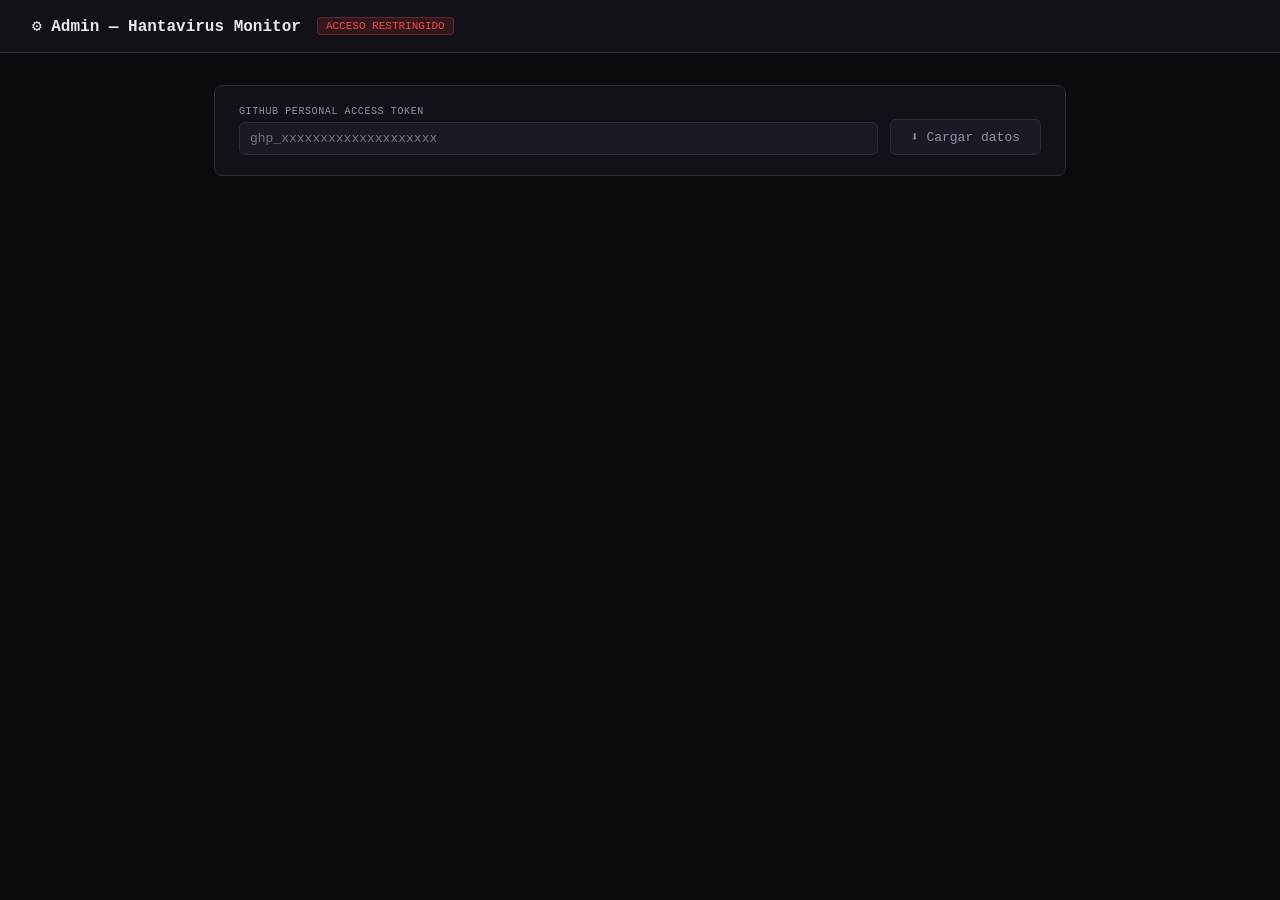
<file: admin.html>
<!DOCTYPE html>
<html lang="es">
<head>
  <meta charset="UTF-8">
  <meta name="viewport" content="width=device-width, initial-scale=1.0">
  <title>Admin — Hantavirus Monitor</title>
  <style>
    *, *::before, *::after { box-sizing: border-box; margin: 0; padding: 0; }

    :root {
      --bg:     #0a0a0f;
      --bg2:    #111118;
      --bg3:    #1a1a25;
      --border: #2a2a3a;
      --text:   #e8e8f0;
      --text2:  #9090a8;
      --text3:  #555568;
      --red:    #ff4444;
      --amber:  #ffaa00;
      --blue:   #4488ff;
      --green:  #00cc77;
    }

    body {
      background: var(--bg);
      color: var(--text);
      font-family: 'IBM Plex Mono', 'Courier New', monospace;
      font-size: 13px;
      min-height: 100vh;
    }

    header {
      background: var(--bg2);
      border-bottom: 1px solid var(--border);
      padding: 16px 32px;
      display: flex;
      align-items: center;
      gap: 16px;
    }
    header h1 { font-size: 16px; color: var(--text); }
    header span { color: var(--red); font-size: 11px; background: #ff444422; border: 1px solid #ff444444; padding: 2px 8px; border-radius: 4px; }

    .container { max-width: 900px; margin: 0 auto; padding: 32px 24px; }

    /* Token bar */
    .token-bar {
      background: var(--bg2);
      border: 1px solid var(--border);
      border-radius: 8px;
      padding: 20px 24px;
      margin-bottom: 28px;
      display: flex;
      gap: 12px;
      align-items: flex-end;
      flex-wrap: wrap;
    }
    .token-bar .field { flex: 1; min-width: 260px; }
    .token-bar label { display: block; color: var(--text2); font-size: 11px; margin-bottom: 6px; text-transform: uppercase; letter-spacing: .05em; }
    .token-bar input {
      width: 100%;
      background: var(--bg3);
      border: 1px solid var(--border);
      border-radius: 6px;
      color: var(--text);
      font-family: inherit;
      font-size: 13px;
      padding: 9px 12px;
    }
    .token-bar input:focus { outline: none; border-color: var(--blue); }

    /* Buttons */
    .btn {
      padding: 9px 20px;
      border-radius: 6px;
      border: none;
      font-family: inherit;
      font-size: 13px;
      cursor: pointer;
      transition: opacity .15s;
      white-space: nowrap;
    }
    .btn:disabled { opacity: .4; cursor: not-allowed; }
    .btn-load  { background: var(--bg3); border: 1px solid var(--border); color: var(--text2); }
    .btn-load:hover:not(:disabled)   { border-color: var(--blue); color: var(--blue); }
    .btn-pub   { background: var(--green); color: #000; font-weight: 700; }
    .btn-pub:hover:not(:disabled)    { opacity: .85; }
    .btn-add   { background: transparent; border: 1px dashed var(--border); color: var(--text3); font-size: 12px; padding: 6px 14px; }
    .btn-add:hover { border-color: var(--blue); color: var(--blue); }
    .btn-del   { background: transparent; border: none; color: var(--text3); font-size: 16px; cursor: pointer; padding: 0 4px; line-height: 1; }
    .btn-del:hover { color: var(--red); }

    /* Status bar */
    #status-bar {
      padding: 10px 16px;
      border-radius: 6px;
      font-size: 12px;
      margin-bottom: 24px;
      display: none;
    }
    #status-bar.info    { background: #4488ff22; border: 1px solid #4488ff44; color: var(--blue); display: block; }
    #status-bar.success { background: #00cc7722; border: 1px solid #00cc7744; color: var(--green); display: block; }
    #status-bar.error   { background: #ff444422; border: 1px solid #ff444444; color: var(--red); display: block; }

    /* Sections */
    .section {
      background: var(--bg2);
      border: 1px solid var(--border);
      border-radius: 8px;
      margin-bottom: 20px;
      overflow: hidden;
    }
    .section-header {
      padding: 14px 20px;
      background: var(--bg3);
      border-bottom: 1px solid var(--border);
      font-size: 11px;
      text-transform: uppercase;
      letter-spacing: .08em;
      color: var(--text2);
      display: flex;
      align-items: center;
      gap: 8px;
    }
    .section-header .dot { width: 6px; height: 6px; border-radius: 50%; background: var(--red); }
    .section-body { padding: 20px; }

    /* Field grid */
    .field-grid { display: grid; gap: 14px; }
    .field-grid.cols2 { grid-template-columns: 1fr 1fr; }
    .field-grid.cols3 { grid-template-columns: 1fr 1fr 1fr; }
    .field-grid.cols4 { grid-template-columns: repeat(4, 1fr); }
    .field-grid.cols5 { grid-template-columns: repeat(5, 1fr); }

    .field label {
      display: block;
      color: var(--text2);
      font-size: 10px;
      text-transform: uppercase;
      letter-spacing: .06em;
      margin-bottom: 5px;
    }
    .field input, .field select, .field textarea {
      width: 100%;
      background: var(--bg3);
      border: 1px solid var(--border);
      border-radius: 6px;
      color: var(--text);
      font-family: inherit;
      font-size: 13px;
      padding: 8px 10px;
    }
    .field input:focus, .field select:focus, .field textarea:focus {
      outline: none;
      border-color: var(--blue);
    }
    .field textarea { resize: vertical; min-height: 60px; }
    .field select option { background: var(--bg3); }

    /* Repeatable rows */
    .repeat-row {
      display: grid;
      gap: 10px;
      align-items: start;
      padding: 12px;
      background: var(--bg3);
      border: 1px solid var(--border);
      border-radius: 6px;
      margin-bottom: 8px;
      position: relative;
    }
    .repeat-row .del-btn {
      position: absolute;
      top: 8px;
      right: 8px;
    }
    .timeline-row { grid-template-columns: 100px 80px 1fr 28px; }
    .fact-row-grid { grid-template-columns: 1fr 1fr 90px 28px; }
    .country-row  { grid-template-columns: 70px 1fr 60px 60px 60px 80px 60px 28px; }

    .dot-sel { display: flex; gap: 6px; }
    .dot-opt {
      width: 28px; height: 28px; border-radius: 50%; border: 2px solid transparent;
      cursor: pointer; display: flex; align-items: center; justify-content: center;
      font-size: 10px; transition: border-color .1s;
    }
    .dot-opt.selected { border-color: white; }
    .dot-opt.red   { background: var(--red); }
    .dot-opt.amber { background: var(--amber); }
    .dot-opt.gray  { background: #555568; }
    .dot-opt.blue  { background: var(--blue); }

    /* Trend */
    .trend-table { width: 100%; border-collapse: collapse; }
    .trend-table th { color: var(--text2); font-size: 10px; text-transform: uppercase; padding: 6px 8px; text-align: left; border-bottom: 1px solid var(--border); }
    .trend-table td { padding: 4px 4px; }
    .trend-table td input { width: 100%; background: var(--bg3); border: 1px solid var(--border); border-radius: 4px; color: var(--text); font-family: inherit; font-size: 12px; padding: 5px 7px; }
    .trend-table td input:focus { outline: none; border-color: var(--blue); }
    .trend-table tr:hover td { background: #ffffff05; }
    .trend-row-del { background: none; border: none; color: var(--text3); cursor: pointer; padding: 0 4px; font-size: 15px; }
    .trend-row-del:hover { color: var(--red); }

    .actions-bar {
      display: flex;
      justify-content: flex-end;
      gap: 12px;
      margin-top: 28px;
      padding-top: 24px;
      border-top: 1px solid var(--border);
    }

    @media (max-width: 600px) {
      .field-grid.cols3, .field-grid.cols4, .field-grid.cols5 { grid-template-columns: 1fr 1fr; }
      .country-row { grid-template-columns: 1fr 1fr 1fr 28px; }
    }
  </style>
</head>
<body>

<header>
  <h1>⚙ Admin — Hantavirus Monitor</h1>
  <span>ACCESO RESTRINGIDO</span>
</header>

<div class="container">

  <!-- Token + load -->
  <div class="token-bar">
    <div class="field">
      <label>GitHub Personal Access Token</label>
      <input type="password" id="gh-token" placeholder="ghp_xxxxxxxxxxxxxxxxxxxx" autocomplete="off">
    </div>
    <button class="btn btn-load" id="btn-load" onclick="loadFromGitHub()">⬇ Cargar datos</button>
  </div>

  <div id="status-bar"></div>

  <!-- FORM (hidden until data is loaded) -->
  <div id="form-body" style="display:none">

    <!-- Meta -->
    <div class="section">
      <div class="section-header"><div class="dot"></div> Banner de alerta</div>
      <div class="section-body">
        <div class="field-grid cols3">
          <div class="field">
            <label>Nivel de riesgo</label>
            <select id="meta-alertLevel">
              <option>BAJO</option>
              <option>MODERADO</option>
              <option>ALTO</option>
              <option>MUY ALTO</option>
              <option>CRÍTICO</option>
            </select>
          </div>
          <div class="field">
            <label>Color del banner</label>
            <select id="meta-alertColor">
              <option value="green">Verde</option>
              <option value="amber">Ámbar</option>
              <option value="red">Rojo</option>
            </select>
          </div>
          <div class="field">
            <label>Última actualización (ISO)</label>
            <input type="text" id="meta-lastUpdate" placeholder="2026-05-07T10:00:00Z">
          </div>
        </div>
        <div class="field" style="margin-top:14px">
          <label>Texto del banner</label>
          <textarea id="meta-alertText" rows="2"></textarea>
        </div>
      </div>
    </div>

    <!-- Totals -->
    <div class="section">
      <div class="section-header"><div class="dot"></div> Cifras globales</div>
      <div class="section-body">
        <div class="field-grid cols5">
          <div class="field"><label>Muertos</label><input type="number" id="tot-deaths" min="0"></div>
          <div class="field"><label>Confirmados</label><input type="number" id="tot-confirmed" min="0"></div>
          <div class="field"><label>Sospechosos</label><input type="number" id="tot-suspected" min="0"></div>
          <div class="field"><label>Cuarentena</label><input type="number" id="tot-quarantine" min="0"></div>
          <div class="field"><label>Países</label><input type="number" id="tot-countries" min="0"></div>
        </div>
      </div>
    </div>

    <!-- Countries -->
    <div class="section">
      <div class="section-header"><div class="dot"></div> Países / Entidades</div>
      <div class="section-body">
        <div id="countries-list"></div>
        <button class="btn btn-add" onclick="addCountry()">+ Añadir país</button>
      </div>
    </div>

    <!-- Timeline -->
    <div class="section">
      <div class="section-header"><div class="dot"></div> Línea de tiempo</div>
      <div class="section-body">
        <div id="timeline-list"></div>
        <button class="btn btn-add" onclick="addTimelineItem()">+ Añadir evento</button>
      </div>
    </div>

    <!-- Facts -->
    <div class="section">
      <div class="section-header"><div class="dot"></div> Datos clave (panel lateral)</div>
      <div class="section-body">
        <div id="facts-list"></div>
        <button class="btn btn-add" onclick="addFact()">+ Añadir fila</button>
      </div>
    </div>

    <!-- Trend -->
    <div class="section">
      <div class="section-header"><div class="dot"></div> Datos de la gráfica (tendencia)</div>
      <div class="section-body">
        <table class="trend-table">
          <thead>
            <tr>
              <th>Fecha / etiqueta</th>
              <th>Confirmados</th>
              <th>Muertos</th>
              <th></th>
            </tr>
          </thead>
          <tbody id="trend-body"></tbody>
        </table>
        <button class="btn btn-add" style="margin-top:10px" onclick="addTrendRow()">+ Añadir punto</button>
      </div>
    </div>

    <div class="actions-bar">
      <button class="btn btn-load" onclick="loadFromGitHub()">↺ Recargar</button>
      <button class="btn btn-pub" id="btn-pub" onclick="publishToGitHub()">▲ Publicar en GitHub</button>
    </div>

  </div><!-- /form-body -->
</div><!-- /container -->

<script>
const OWNER = 'Hugopvigo';
const REPO  = 'dashboard_virus';
const FILE  = 'data.json';
const BRANCH = 'main';

let currentSha = null;

// ── Helpers ────────────────────────────────────────────────────────────────

function getToken() { return document.getElementById('gh-token').value.trim(); }

function setStatus(msg, type) {
  const el = document.getElementById('status-bar');
  el.className = type;
  el.textContent = msg;
}

function apiHeaders() {
  return {
    'Authorization': 'token ' + getToken(),
    'Accept': 'application/vnd.github.v3+json',
    'Content-Type': 'application/json'
  };
}

// ── Load ───────────────────────────────────────────────────────────────────

async function loadFromGitHub() {
  const token = getToken();
  if (!token) { setStatus('Introduce tu GitHub Personal Access Token.', 'error'); return; }

  const btn = document.getElementById('btn-load');
  btn.disabled = true;
  btn.textContent = '⬇ Cargando…';
  setStatus('Conectando con GitHub…', 'info');

  try {
    const url = `https://api.github.com/repos/${OWNER}/${REPO}/contents/${FILE}?ref=${BRANCH}&_=${Date.now()}`;
    const res = await fetch(url, { headers: apiHeaders() });
    if (!res.ok) {
      const err = await res.json();
      throw new Error(err.message || 'HTTP ' + res.status);
    }
    const json = await res.json();
    currentSha = json.sha;
    const data = JSON.parse(atob(json.content.replace(/\n/g, '')));

    // Save token for convenience
    try { localStorage.setItem('admin_token', token); } catch(_) {}

    populateForm(data);
    document.getElementById('form-body').style.display = 'block';
    setStatus('✓ Datos cargados. Última actualización: ' + (data.meta?.lastUpdate || '—'), 'success');
  } catch(e) {
    setStatus('Error al cargar: ' + e.message, 'error');
  } finally {
    btn.disabled = false;
    btn.textContent = '⬇ Cargar datos';
  }
}

// ── Populate ───────────────────────────────────────────────────────────────

function populateForm(data) {
  const m = data.meta || {};
  setVal('meta-alertLevel', m.alertLevel);
  setVal('meta-alertColor', m.alertColor);
  setVal('meta-alertText',  m.alertText);
  setVal('meta-lastUpdate', m.lastUpdate);

  const t = data.totals || {};
  setVal('tot-deaths',     t.deaths);
  setVal('tot-confirmed',  t.confirmed);
  setVal('tot-suspected',  t.suspected);
  setVal('tot-quarantine', t.quarantine);
  setVal('tot-countries',  t.countries);

  // Countries
  const cl = document.getElementById('countries-list');
  cl.innerHTML = '';
  (data.countries || []).forEach(c => addCountry(c));

  // Timeline
  const tl = document.getElementById('timeline-list');
  tl.innerHTML = '';
  (data.timeline || []).forEach(item => addTimelineItem(item));

  // Facts
  const fl = document.getElementById('facts-list');
  fl.innerHTML = '';
  (data.facts || []).forEach(f => addFact(f));

  // Trend
  const tb = document.getElementById('trend-body');
  tb.innerHTML = '';
  const labels    = data.trend?.labels    || [];
  const confirmed = data.trend?.confirmed || [];
  const deaths    = data.trend?.deaths    || [];
  labels.forEach((lbl, i) => addTrendRow({ label: lbl, confirmed: confirmed[i] ?? 0, deaths: deaths[i] ?? 0 }));
}

function setVal(id, val) {
  const el = document.getElementById(id);
  if (!el) return;
  el.value = val ?? '';
}

// ── Countries ──────────────────────────────────────────────────────────────

function addCountry(c = {}) {
  const row = document.createElement('div');
  row.className = 'repeat-row country-row';
  row.innerHTML = `
    <div class="field"><label>Emoji flag</label><input type="text" class="c-flag" value="${esc(c.flag||'')}"></div>
    <div class="field"><label>Nombre</label><input type="text" class="c-name" value="${esc(c.name||'')}"></div>
    <div class="field"><label>Muertos</label><input type="number" class="c-deaths" value="${c.deaths??0}" min="0"></div>
    <div class="field"><label>Confirm.</label><input type="number" class="c-confirmed" value="${c.confirmed??0}" min="0"></div>
    <div class="field"><label>Sospech.</label><input type="number" class="c-suspected" value="${c.suspected??0}" min="0"></div>
    <div class="field"><label>Estado</label>
      <select class="c-status">
        <option value="high" ${c.status==='high'?'selected':''}>Alto</option>
        <option value="med"  ${c.status==='med' ?'selected':''}>Medio</option>
        <option value="low"  ${c.status==='low' ?'selected':''}>Bajo</option>
        <option value="none" ${c.status==='none'?'selected':''}>Sin casos</option>
      </select>
    </div>
    <div class="field"><label>Texto estado</label><input type="text" class="c-statusText" value="${esc(c.statusText||'')}"></div>
    <button class="btn-del del-btn" onclick="this.closest('.repeat-row').remove()" title="Eliminar">×</button>
    <input type="hidden" class="c-lat" value="${c.lat??0}">
    <input type="hidden" class="c-lng" value="${c.lng??0}">
    <div class="field" style="grid-column:1/-1"><label>Notas</label><input type="text" class="c-notes" value="${esc(c.notes||'')}"></div>
  `;
  document.getElementById('countries-list').appendChild(row);
}

// ── Timeline ───────────────────────────────────────────────────────────────

function addTimelineItem(item = {}) {
  const row = document.createElement('div');
  row.className = 'repeat-row timeline-row';
  const dots = ['gray','amber','red','blue'];
  const dotBtns = dots.map(d =>
    `<div class="dot-opt ${d} ${item.dot===d?'selected':''}" data-dot="${d}" onclick="selectDot(this)"></div>`
  ).join('');
  row.innerHTML = `
    <div class="field"><label>Fecha</label><input type="text" class="tl-date" value="${esc(item.date||'')}"></div>
    <div class="field"><label>Color</label><div class="dot-sel">${dotBtns}</div></div>
    <div class="field"><label>Texto (HTML permitido)</label><input type="text" class="tl-text" value="${esc(item.text||'')}"></div>
    <button class="btn-del" onclick="this.closest('.repeat-row').remove()" title="Eliminar">×</button>
  `;
  document.getElementById('timeline-list').appendChild(row);
}

function selectDot(el) {
  el.closest('.dot-sel').querySelectorAll('.dot-opt').forEach(d => d.classList.remove('selected'));
  el.classList.add('selected');
}

// ── Facts ──────────────────────────────────────────────────────────────────

function addFact(f = {}) {
  const row = document.createElement('div');
  row.className = 'repeat-row fact-row-grid';
  row.innerHTML = `
    <div class="field"><label>Etiqueta</label><input type="text" class="f-label" value="${esc(f.label||'')}"></div>
    <div class="field"><label>Valor</label><input type="text" class="f-value" value="${esc(f.value||'')}"></div>
    <div class="field"><label>Color</label>
      <select class="f-color">
        <option value="">—</option>
        <option value="amber" ${f.color==='amber'?'selected':''}>Ámbar</option>
        <option value="red"   ${f.color==='red'  ?'selected':''}>Rojo</option>
        <option value="blue"  ${f.color==='blue' ?'selected':''}>Azul</option>
        <option value="green" ${f.color==='green'?'selected':''}>Verde</option>
      </select>
    </div>
    <button class="btn-del" onclick="this.closest('.repeat-row').remove()" title="Eliminar">×</button>
  `;
  document.getElementById('facts-list').appendChild(row);
}

// ── Trend ──────────────────────────────────────────────────────────────────

function addTrendRow(d = {}) {
  const tr = document.createElement('tr');
  tr.innerHTML = `
    <td><input type="text"   class="tr-label" value="${esc(d.label||'')}"></td>
    <td><input type="number" class="tr-confirmed" value="${d.confirmed??0}" min="0"></td>
    <td><input type="number" class="tr-deaths"    value="${d.deaths??0}"    min="0"></td>
    <td><button class="trend-row-del" onclick="this.closest('tr').remove()">×</button></td>
  `;
  document.getElementById('trend-body').appendChild(tr);
}

// ── Build JSON ─────────────────────────────────────────────────────────────

function buildData() {
  // Meta
  const meta = {
    lastUpdate: document.getElementById('meta-lastUpdate').value || new Date().toISOString(),
    alertLevel: document.getElementById('meta-alertLevel').value,
    alertColor: document.getElementById('meta-alertColor').value,
    alertText:  document.getElementById('meta-alertText').value,
  };

  // Totals
  const totals = {
    deaths:     parseInt(document.getElementById('tot-deaths').value)     || 0,
    confirmed:  parseInt(document.getElementById('tot-confirmed').value)  || 0,
    suspected:  parseInt(document.getElementById('tot-suspected').value)  || 0,
    quarantine: parseInt(document.getElementById('tot-quarantine').value) || 0,
    countries:  parseInt(document.getElementById('tot-countries').value)  || 0,
  };

  // Countries
  const countries = [...document.querySelectorAll('#countries-list .repeat-row')].map(row => ({
    name:       row.querySelector('.c-name').value,
    flag:       row.querySelector('.c-flag').value,
    lat:        parseFloat(row.querySelector('.c-lat').value) || 0,
    lng:        parseFloat(row.querySelector('.c-lng').value) || 0,
    deaths:     parseInt(row.querySelector('.c-deaths').value)    || 0,
    confirmed:  parseInt(row.querySelector('.c-confirmed').value) || 0,
    suspected:  parseInt(row.querySelector('.c-suspected').value) || 0,
    status:     row.querySelector('.c-status').value,
    statusText: row.querySelector('.c-statusText').value,
    notes:      row.querySelector('.c-notes').value,
  }));

  // Timeline
  const timeline = [...document.querySelectorAll('#timeline-list .repeat-row')].map(row => ({
    date: row.querySelector('.tl-date').value,
    dot:  row.querySelector('.dot-opt.selected')?.dataset.dot || 'gray',
    text: row.querySelector('.tl-text').value,
  }));

  // Facts
  const facts = [...document.querySelectorAll('#facts-list .repeat-row')].map(row => ({
    label: row.querySelector('.f-label').value,
    value: row.querySelector('.f-value').value,
    color: row.querySelector('.f-color').value || null,
  }));

  // Trend
  const trendRows = [...document.querySelectorAll('#trend-body tr')];
  const trend = {
    labels:    trendRows.map(r => r.querySelector('.tr-label').value),
    confirmed: trendRows.map(r => parseInt(r.querySelector('.tr-confirmed').value) || 0),
    deaths:    trendRows.map(r => parseInt(r.querySelector('.tr-deaths').value)    || 0),
  };

  // Keep existing newsSources and shipRoute from last loaded data (not editable here)
  return { meta, totals, facts, countries, trend, timeline };
}

// ── Publish ────────────────────────────────────────────────────────────────

async function publishToGitHub() {
  if (!currentSha) { setStatus('Primero carga los datos con el botón Cargar.', 'error'); return; }

  const token = getToken();
  if (!token) { setStatus('Introduce tu GitHub Personal Access Token.', 'error'); return; }

  // Update timestamp to now
  document.getElementById('meta-lastUpdate').value = new Date().toISOString();

  const btn = document.getElementById('btn-pub');
  btn.disabled = true;
  btn.textContent = '▲ Publicando…';
  setStatus('Enviando cambios a GitHub…', 'info');

  try {
    // We need to preserve newsSources and shipRoute from a fresh fetch
    const freshUrl = `https://api.github.com/repos/${OWNER}/${REPO}/contents/${FILE}?ref=${BRANCH}&_=${Date.now()}`;
    const freshRes = await fetch(freshUrl, { headers: apiHeaders() });
    const freshJson = await freshRes.json();
    const existing = JSON.parse(atob(freshJson.content.replace(/\n/g, '')));
    currentSha = freshJson.sha;

    const newData = {
      ...buildData(),
      newsSources: existing.newsSources || [],
      shipRoute:   existing.shipRoute   || [],
    };

    const content = btoa(unescape(encodeURIComponent(JSON.stringify(newData, null, 2))));

    const putRes = await fetch(`https://api.github.com/repos/${OWNER}/${REPO}/contents/${FILE}`, {
      method: 'PUT',
      headers: apiHeaders(),
      body: JSON.stringify({
        message: `Dashboard update ${new Date().toISOString().slice(0,16).replace('T',' ')}`,
        content,
        sha: currentSha,
        branch: BRANCH,
      })
    });

    if (!putRes.ok) {
      const err = await putRes.json();
      throw new Error(err.message || 'HTTP ' + putRes.status);
    }

    const result = await putRes.json();
    currentSha = result.content.sha;
    setStatus('✓ Publicado correctamente. GitHub Pages actualizará en ~1 minuto.', 'success');
  } catch(e) {
    setStatus('Error al publicar: ' + e.message, 'error');
  } finally {
    btn.disabled = false;
    btn.textContent = '▲ Publicar en GitHub';
  }
}

// ── Utils ──────────────────────────────────────────────────────────────────

function esc(str) {
  return String(str)
    .replace(/&/g,'&amp;')
    .replace(/"/g,'&quot;')
    .replace(/</g,'&lt;')
    .replace(/>/g,'&gt;');
}

// Restore token from localStorage
window.addEventListener('DOMContentLoaded', () => {
  try {
    const saved = localStorage.getItem('admin_token');
    if (saved) document.getElementById('gh-token').value = saved;
  } catch(_) {}
});
</script>
</body>
</html>
</file>
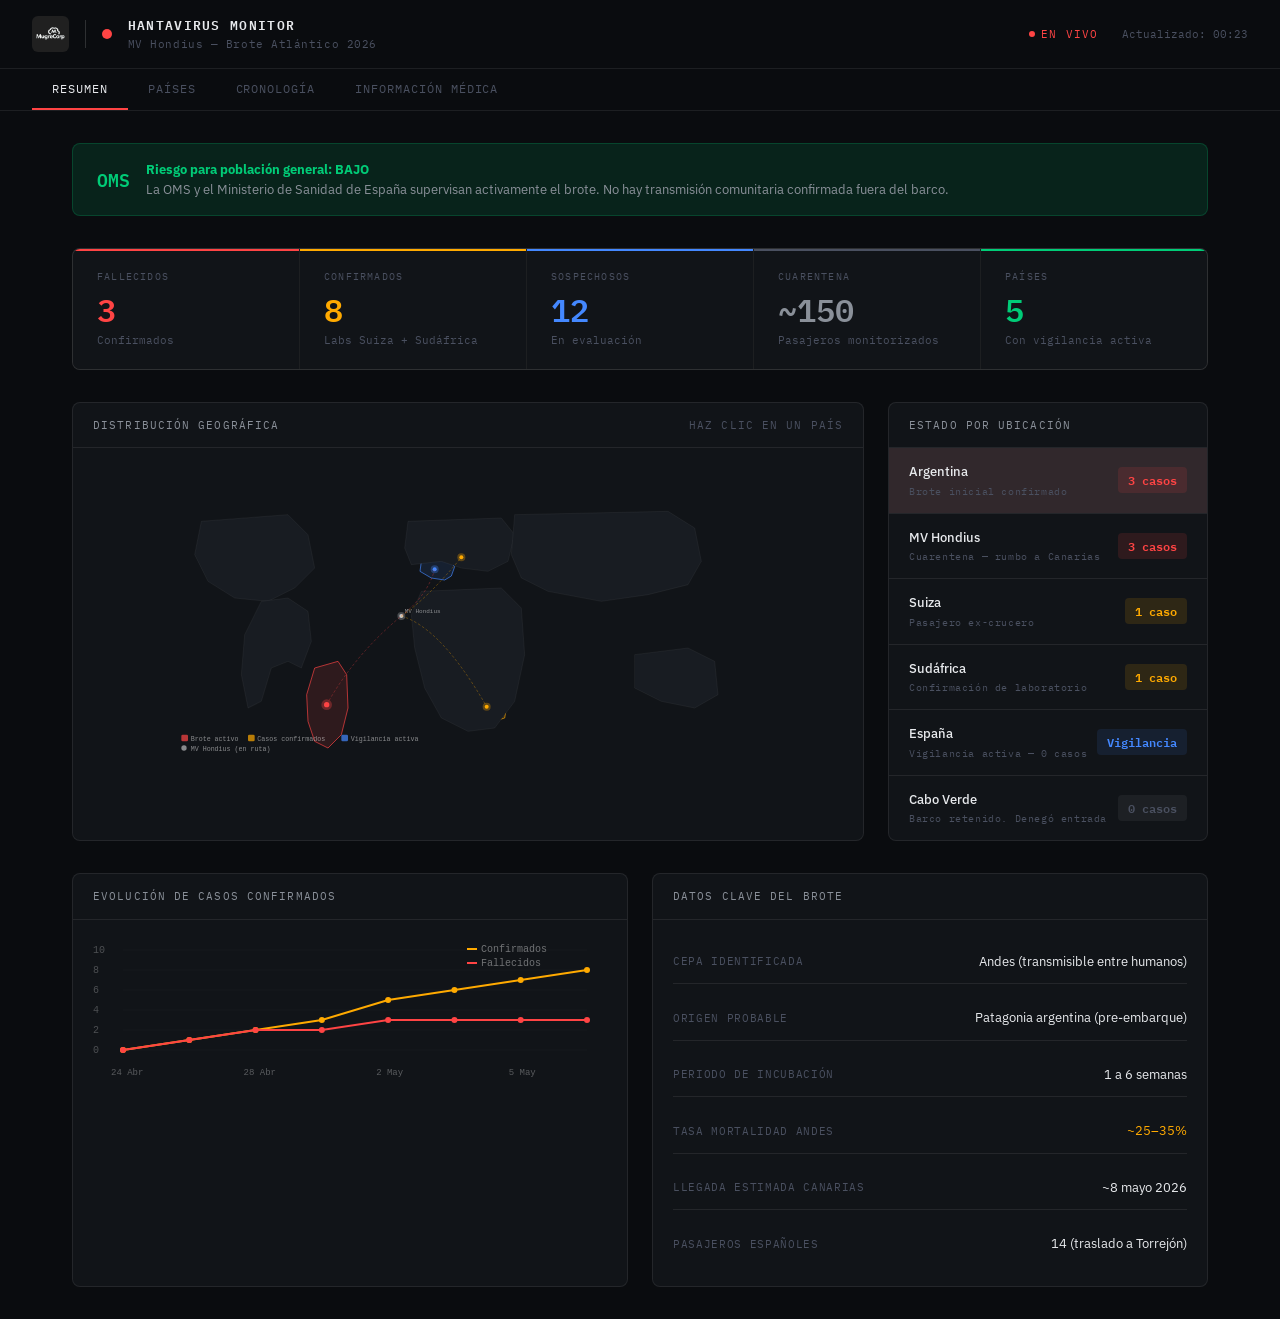
<file: hantavirus-dashboard.html>
<!DOCTYPE html>
<html lang="es">
<head>
<meta charset="UTF-8">
<meta name="viewport" content="width=device-width, initial-scale=1.0">
<title>Hantavirus Monitor — MV Hondius</title>
<style>
  @import url('https://fonts.googleapis.com/css2?family=IBM+Plex+Mono:wght@400;500;600&family=IBM+Plex+Sans:wght@300;400;500&display=swap');

  :root {
    --bg: #0a0c0f;
    --bg2: #111418;
    --bg3: #181c22;
    --border: rgba(255,255,255,0.08);
    --border2: rgba(255,255,255,0.15);
    --text: #e8eaed;
    --text2: #8a9099;
    --text3: #4a5060;
    --red: #ff4444;
    --red-dim: rgba(255,68,68,0.12);
    --amber: #ffaa00;
    --amber-dim: rgba(255,170,0,0.12);
    --green: #00cc77;
    --green-dim: rgba(0,204,119,0.12);
    --blue: #4488ff;
    --blue-dim: rgba(68,136,255,0.10);
    --mono: 'IBM Plex Mono', monospace;
    --sans: 'IBM Plex Sans', sans-serif;
  }

  * { box-sizing: border-box; margin: 0; padding: 0; }

  body {
    background: var(--bg);
    color: var(--text);
    font-family: var(--sans);
    font-size: 14px;
    min-height: 100vh;
    line-height: 1.5;
  }

  /* HEADER */
  header {
    border-bottom: 1px solid var(--border);
    padding: 16px 32px;
    display: flex;
    align-items: center;
    justify-content: space-between;
    background: var(--bg);
    position: sticky;
    top: 0;
    z-index: 100;
  }

  .logo {
    display: flex;
    align-items: center;
    gap: 16px;
  }

  .logo-brand img {
    height: 36px;
    width: auto;
    display: block;
    border-radius: 6px;
  }

  .logo-divider {
    width: 1px;
    height: 28px;
    background: var(--border2);
    flex-shrink: 0;
  }

  .logo-dot {
    width: 10px;
    height: 10px;
    border-radius: 50%;
    background: var(--red);
    animation: pulse 2s infinite;
  }

  @keyframes pulse {
    0%, 100% { opacity: 1; box-shadow: 0 0 0 0 rgba(255,68,68,0.4); }
    50% { opacity: 0.7; box-shadow: 0 0 0 6px rgba(255,68,68,0); }
  }

  .logo-title {
    font-family: var(--mono);
    font-size: 13px;
    font-weight: 600;
    letter-spacing: 0.1em;
    text-transform: uppercase;
    color: var(--text);
  }

  .logo-sub {
    font-family: var(--mono);
    font-size: 11px;
    color: var(--text3);
    letter-spacing: 0.05em;
  }

  .header-right {
    display: flex;
    align-items: center;
    gap: 24px;
  }

  .live-badge {
    font-family: var(--mono);
    font-size: 11px;
    color: var(--red);
    letter-spacing: 0.1em;
    display: flex;
    align-items: center;
    gap: 6px;
  }

  .live-dot {
    width: 6px;
    height: 6px;
    border-radius: 50%;
    background: var(--red);
    animation: blink 1.2s infinite;
  }

  @keyframes blink { 0%, 100% { opacity: 1; } 50% { opacity: 0; } }

  .last-update {
    font-family: var(--mono);
    font-size: 11px;
    color: var(--text3);
  }

  /* NAV */
  nav {
    border-bottom: 1px solid var(--border);
    padding: 0 32px;
    display: flex;
    gap: 0;
    background: var(--bg);
  }

  .nav-btn {
    font-family: var(--mono);
    font-size: 12px;
    letter-spacing: 0.08em;
    text-transform: uppercase;
    color: var(--text3);
    padding: 12px 20px;
    border: none;
    background: none;
    cursor: pointer;
    border-bottom: 2px solid transparent;
    transition: all 0.2s;
  }

  .nav-btn:hover { color: var(--text2); }
  .nav-btn.active { color: var(--text); border-bottom-color: var(--red); }

  /* MAIN */
  main {
    padding: 32px;
    max-width: 1200px;
    margin: 0 auto;
  }

  .view { display: none; }
  .view.active { display: block; }

  /* METRICS ROW */
  .metrics-row {
    display: grid;
    grid-template-columns: repeat(5, 1fr);
    gap: 1px;
    background: var(--border);
    border: 1px solid var(--border);
    border-radius: 8px;
    overflow: hidden;
    margin-bottom: 32px;
  }

  .metric {
    background: var(--bg2);
    padding: 20px 24px;
    position: relative;
  }

  .metric::before {
    content: '';
    position: absolute;
    top: 0; left: 0; right: 0;
    height: 2px;
  }

  .metric.red::before { background: var(--red); }
  .metric.amber::before { background: var(--amber); }
  .metric.blue::before { background: var(--blue); }
  .metric.green::before { background: var(--green); }
  .metric.gray::before { background: var(--text3); }

  .metric-label {
    font-family: var(--mono);
    font-size: 10px;
    letter-spacing: 0.12em;
    text-transform: uppercase;
    color: var(--text3);
    margin-bottom: 10px;
  }

  .metric-value {
    font-family: var(--mono);
    font-size: 32px;
    font-weight: 600;
    line-height: 1;
    margin-bottom: 6px;
  }

  .metric.red .metric-value { color: var(--red); }
  .metric.amber .metric-value { color: var(--amber); }
  .metric.blue .metric-value { color: var(--blue); }
  .metric.green .metric-value { color: var(--green); }
  .metric.gray .metric-value { color: var(--text2); }

  .metric-delta {
    font-family: var(--mono);
    font-size: 11px;
    color: var(--text3);
  }

  /* MAP */
  .map-section {
    display: grid;
    grid-template-columns: 1fr 320px;
    gap: 24px;
    margin-bottom: 32px;
  }

  .map-card {
    background: var(--bg2);
    border: 1px solid var(--border);
    border-radius: 8px;
    overflow: hidden;
  }

  .card-header {
    padding: 14px 20px;
    border-bottom: 1px solid var(--border);
    display: flex;
    align-items: center;
    justify-content: space-between;
  }

  .card-title {
    font-family: var(--mono);
    font-size: 11px;
    letter-spacing: 0.1em;
    text-transform: uppercase;
    color: var(--text2);
  }

  .card-body { padding: 20px; }

  /* SVG MAP */
  #world-map {
    width: 100%;
    height: 300px;
    display: block;
  }

  .country-path {
    fill: var(--bg3);
    stroke: var(--border2);
    stroke-width: 0.5;
    transition: fill 0.3s;
    cursor: pointer;
  }

  .country-path:hover { fill: rgba(255,255,255,0.05); }
  .country-path.affected-high { fill: var(--red-dim); stroke: var(--red); stroke-width: 1; }
  .country-path.affected-med { fill: var(--amber-dim); stroke: var(--amber); stroke-width: 1; }
  .country-path.affected-low { fill: var(--blue-dim); stroke: var(--blue); stroke-width: 1; }

  /* COUNTRY LIST */
  .country-list { display: flex; flex-direction: column; gap: 1px; background: var(--border); }

  .country-item {
    background: var(--bg2);
    padding: 14px 20px;
    display: flex;
    align-items: center;
    justify-content: space-between;
    cursor: pointer;
    transition: background 0.15s;
  }

  .country-item:hover { background: var(--bg3); }
  .country-item.selected { background: rgba(255,68,68,0.06); }

  .country-name {
    font-size: 13px;
    font-weight: 500;
    color: var(--text);
    margin-bottom: 2px;
  }

  .country-status {
    font-family: var(--mono);
    font-size: 10px;
    color: var(--text3);
    letter-spacing: 0.06em;
  }

  .country-badge {
    font-family: var(--mono);
    font-size: 12px;
    font-weight: 600;
    padding: 4px 10px;
    border-radius: 4px;
  }

  .badge-red { background: var(--red-dim); color: var(--red); }
  .badge-amber { background: var(--amber-dim); color: var(--amber); }
  .badge-blue { background: var(--blue-dim); color: var(--blue); }
  .badge-gray { background: rgba(255,255,255,0.05); color: var(--text3); }

  /* BOTTOM GRID */
  .bottom-grid {
    display: grid;
    grid-template-columns: 1fr 1fr;
    gap: 24px;
  }

  /* TIMELINE */
  .timeline { display: flex; flex-direction: column; gap: 0; }

  .tl-item {
    display: flex;
    gap: 16px;
    padding: 14px 0;
    border-bottom: 1px solid var(--border);
    position: relative;
  }

  .tl-item:last-child { border-bottom: none; }

  .tl-date {
    font-family: var(--mono);
    font-size: 11px;
    color: var(--text3);
    min-width: 56px;
    padding-top: 2px;
  }

  .tl-dot {
    width: 8px;
    height: 8px;
    border-radius: 50%;
    background: var(--border2);
    margin-top: 5px;
    flex-shrink: 0;
  }

  .tl-dot.red { background: var(--red); }
  .tl-dot.amber { background: var(--amber); }
  .tl-dot.blue { background: var(--blue); }

  .tl-text {
    font-size: 13px;
    color: var(--text2);
    line-height: 1.5;
  }

  .tl-text strong { color: var(--text); font-weight: 500; }

  /* FACTS */
  .facts { display: flex; flex-direction: column; gap: 12px; }

  .fact-row {
    display: flex;
    justify-content: space-between;
    align-items: center;
    padding: 12px 0;
    border-bottom: 1px solid var(--border);
  }

  .fact-row:last-child { border-bottom: none; }

  .fact-label {
    font-family: var(--mono);
    font-size: 11px;
    color: var(--text3);
    letter-spacing: 0.06em;
    text-transform: uppercase;
  }

  .fact-value {
    font-size: 13px;
    color: var(--text);
    text-align: right;
    max-width: 55%;
  }

  /* RISK BANNER */
  .risk-banner {
    background: var(--green-dim);
    border: 1px solid rgba(0,204,119,0.2);
    border-radius: 8px;
    padding: 16px 24px;
    margin-bottom: 32px;
    display: flex;
    align-items: center;
    gap: 16px;
  }

  .risk-icon {
    font-family: var(--mono);
    font-size: 18px;
    color: var(--green);
    font-weight: 600;
  }

  .risk-text { font-size: 13px; color: var(--text2); line-height: 1.5; }
  .risk-text strong { color: var(--green); }

  /* CHART AREA */
  .chart-area {
    padding: 20px;
    height: 180px;
    position: relative;
  }

  canvas { display: block; }

  /* SCROLLBAR */
  ::-webkit-scrollbar { width: 4px; }
  ::-webkit-scrollbar-track { background: var(--bg); }
  ::-webkit-scrollbar-thumb { background: var(--border2); border-radius: 2px; }

  /* TOOLTIP */
  .tooltip {
    position: fixed;
    background: var(--bg3);
    border: 1px solid var(--border2);
    border-radius: 6px;
    padding: 10px 14px;
    font-family: var(--mono);
    font-size: 12px;
    color: var(--text);
    pointer-events: none;
    z-index: 1000;
    opacity: 0;
    transition: opacity 0.15s;
  }

  .tooltip.show { opacity: 1; }

  @media (max-width: 900px) {
    main { padding: 16px; }
    .metrics-row { grid-template-columns: repeat(2, 1fr); }
    .map-section { grid-template-columns: 1fr; }
    .bottom-grid { grid-template-columns: 1fr; }
    header { padding: 12px 16px; }
    nav { padding: 0 16px; }
  }
</style>
</head>
<body>

<header>
  <div class="logo">
    <div class="logo-brand">
      <img src="logo.png" alt="MugreCorp">
    </div>
    <div class="logo-divider"></div>
    <div class="logo-dot"></div>
    <div>
      <div class="logo-title">Hantavirus Monitor</div>
      <div class="logo-sub">MV Hondius — Brote Atlántico 2026</div>
    </div>
  </div>
  <div class="header-right">
    <div class="live-badge">
      <div class="live-dot"></div>
      EN VIVO
    </div>
    <div class="last-update" id="last-update">Actualizado: --:--</div>
  </div>
</header>

<nav>
  <button class="nav-btn active" data-view="overview">Resumen</button>
  <button class="nav-btn" data-view="countries">Países</button>
  <button class="nav-btn" data-view="timeline">Cronología</button>
  <button class="nav-btn" data-view="info">Información médica</button>
</nav>

<div class="tooltip" id="tooltip"></div>

<main>

  <!-- OVERVIEW -->
  <div class="view active" id="view-overview">

    <div class="risk-banner">
      <div class="risk-icon">OMS</div>
      <div class="risk-text">
        <strong>Riesgo para población general: BAJO</strong><br>
        La OMS y el Ministerio de Sanidad de España supervisan activamente el brote. No hay transmisión comunitaria confirmada fuera del barco.
      </div>
    </div>

    <div class="metrics-row">
      <div class="metric red">
        <div class="metric-label">Fallecidos</div>
        <div class="metric-value" id="m-deaths">3</div>
        <div class="metric-delta">Confirmados</div>
      </div>
      <div class="metric amber">
        <div class="metric-label">Confirmados</div>
        <div class="metric-value" id="m-confirmed">8</div>
        <div class="metric-delta">Labs Suiza + Sudáfrica</div>
      </div>
      <div class="metric blue">
        <div class="metric-label">Sospechosos</div>
        <div class="metric-value" id="m-suspected">12</div>
        <div class="metric-delta">En evaluación</div>
      </div>
      <div class="metric gray">
        <div class="metric-label">Cuarentena</div>
        <div class="metric-value" id="m-quarantine">~150</div>
        <div class="metric-delta">Pasajeros monitorizados</div>
      </div>
      <div class="metric green">
        <div class="metric-label">Países</div>
        <div class="metric-value" id="m-countries">5</div>
        <div class="metric-delta">Con vigilancia activa</div>
      </div>
    </div>

    <div class="map-section">
      <div class="map-card">
        <div class="card-header">
          <span class="card-title">Distribución geográfica</span>
          <span class="card-title" style="color:var(--text3)">Haz clic en un país</span>
        </div>
        <div style="padding:20px">
          <svg id="world-map" viewBox="0 0 900 450" xmlns="http://www.w3.org/2000/svg">
            <!-- Simplified world map paths -->
            <!-- Europe -->
            <path class="country-path affected-low" id="map-spain" d="M380 140 L420 138 L430 148 L425 162 L415 168 L395 165 L378 155 Z" data-country="España"/>
            <path class="country-path affected-med" id="map-switzerland" d="M432 132 L445 130 L450 138 L443 144 L432 142 Z" data-country="Suiza"/>
            <!-- Africa -->
            <path class="country-path" id="map-caboverde" d="M345 220 L352 218 L355 225 L349 228 Z" data-country="Cabo Verde"/>
            <path class="country-path affected-med" id="map-southafrica" d="M450 340 L490 330 L510 345 L505 375 L470 385 L445 375 L440 355 Z" data-country="Sudáfrica"/>
            <!-- South America -->
            <path class="country-path affected-high" id="map-argentina" d="M220 300 L255 290 L268 310 L270 360 L260 400 L240 420 L220 410 L210 380 L208 340 Z" data-country="Argentina"/>

            <!-- Generic continents as background shapes -->
            <!-- North America -->
            <path class="country-path" d="M50 80 L180 70 L210 100 L220 150 L190 180 L150 200 L100 195 L60 170 L40 130 Z"/>
            <!-- Central+South America -->
            <path class="country-path" d="M140 200 L180 195 L210 215 L215 260 L200 300 L180 290 L155 300 L140 350 L120 360 L110 310 L115 250 L130 220 Z"/>
            <!-- Europe general -->
            <path class="country-path" d="M360 80 L500 75 L520 100 L510 140 L480 155 L440 150 L410 140 L365 145 L355 120 Z"/>
            <!-- Africa general -->
            <path class="country-path" d="M380 185 L500 180 L530 210 L535 280 L520 350 L490 390 L450 395 L410 375 L385 330 L370 270 L365 220 Z"/>
            <!-- Asia -->
            <path class="country-path" d="M520 70 L750 65 L790 90 L800 140 L780 175 L720 190 L650 200 L570 185 L530 165 L515 130 Z"/>
            <!-- Oceania -->
            <path class="country-path" d="M700 280 L780 270 L820 290 L825 340 L790 360 L740 350 L700 330 Z"/>

            <!-- Affected markers -->
            <circle cx="238" cy="355" r="8" fill="var(--red)" opacity="0.3" class="pulse-circle"/>
            <circle cx="238" cy="355" r="4" fill="var(--red)"/>
            <circle cx="440" cy="134" r="6" fill="var(--amber)" opacity="0.3"/>
            <circle cx="440" cy="134" r="3" fill="var(--amber)"/>
            <circle cx="478" cy="358" r="6" fill="var(--amber)" opacity="0.3"/>
            <circle cx="478" cy="358" r="3" fill="var(--amber)"/>
            <circle cx="400" cy="152" r="6" fill="var(--blue)" opacity="0.3"/>
            <circle cx="400" cy="152" r="3" fill="var(--blue)"/>
            <!-- Boat position -->
            <circle cx="350" cy="222" r="6" fill="white" opacity="0.2"/>
            <circle cx="350" cy="222" r="3" fill="white" opacity="0.7"/>
            <text x="355" y="218" fill="rgba(255,255,255,0.5)" font-size="9" font-family="monospace">MV Hondius</text>

            <!-- Route line -->
            <path d="M238 355 Q280 280 350 222 Q390 190 400 152" stroke="rgba(255,68,68,0.3)" stroke-width="1.5" fill="none" stroke-dasharray="4 3"/>
            <path d="M350 222 Q390 195 440 134" stroke="rgba(255,170,0,0.3)" stroke-width="1.5" fill="none" stroke-dasharray="4 3"/>
            <path d="M350 222 Q410 240 478 358" stroke="rgba(255,170,0,0.3)" stroke-width="1.5" fill="none" stroke-dasharray="4 3"/>

            <!-- Legend -->
            <rect x="20" y="400" width="10" height="10" rx="2" fill="var(--red)" opacity="0.7"/>
            <text x="34" y="409" fill="rgba(255,255,255,0.5)" font-size="10" font-family="monospace">Brote activo</text>
            <rect x="120" y="400" width="10" height="10" rx="2" fill="var(--amber)" opacity="0.7"/>
            <text x="134" y="409" fill="rgba(255,255,255,0.5)" font-size="10" font-family="monospace">Casos confirmados</text>
            <rect x="260" y="400" width="10" height="10" rx="2" fill="var(--blue)" opacity="0.7"/>
            <text x="274" y="409" fill="rgba(255,255,255,0.5)" font-size="10" font-family="monospace">Vigilancia activa</text>
            <circle cx="24" cy="420" r="4" fill="white" opacity="0.5"/>
            <text x="34" y="424" fill="rgba(255,255,255,0.5)" font-size="10" font-family="monospace">MV Hondius (en ruta)</text>
          </svg>
        </div>
      </div>

      <div class="map-card">
        <div class="card-header"><span class="card-title">Estado por ubicación</span></div>
        <div class="country-list" id="country-list-overview">
          <div class="country-item selected">
            <div>
              <div class="country-name">Argentina</div>
              <div class="country-status">Brote inicial confirmado</div>
            </div>
            <span class="country-badge badge-red">3 casos</span>
          </div>
          <div class="country-item">
            <div>
              <div class="country-name">MV Hondius</div>
              <div class="country-status">Cuarentena — rumbo a Canarias</div>
            </div>
            <span class="country-badge badge-red">3 casos</span>
          </div>
          <div class="country-item">
            <div>
              <div class="country-name">Suiza</div>
              <div class="country-status">Pasajero ex-crucero</div>
            </div>
            <span class="country-badge badge-amber">1 caso</span>
          </div>
          <div class="country-item">
            <div>
              <div class="country-name">Sudáfrica</div>
              <div class="country-status">Confirmación de laboratorio</div>
            </div>
            <span class="country-badge badge-amber">1 caso</span>
          </div>
          <div class="country-item">
            <div>
              <div class="country-name">España</div>
              <div class="country-status">Vigilancia activa — 0 casos</div>
            </div>
            <span class="country-badge badge-blue">Vigilancia</span>
          </div>
          <div class="country-item">
            <div>
              <div class="country-name">Cabo Verde</div>
              <div class="country-status">Barco retenido. Denegó entrada</div>
            </div>
            <span class="country-badge badge-gray">0 casos</span>
          </div>
        </div>
      </div>
    </div>

    <div class="bottom-grid">
      <div class="map-card">
        <div class="card-header"><span class="card-title">Evolución de casos confirmados</span></div>
        <div class="chart-area">
          <canvas id="trend-chart"></canvas>
        </div>
      </div>

      <div class="map-card">
        <div class="card-header"><span class="card-title">Datos clave del brote</span></div>
        <div class="card-body">
          <div class="facts">
            <div class="fact-row">
              <span class="fact-label">Cepa identificada</span>
              <span class="fact-value">Andes (transmisible entre humanos)</span>
            </div>
            <div class="fact-row">
              <span class="fact-label">Origen probable</span>
              <span class="fact-value">Patagonia argentina (pre-embarque)</span>
            </div>
            <div class="fact-row">
              <span class="fact-label">Periodo de incubación</span>
              <span class="fact-value">1 a 6 semanas</span>
            </div>
            <div class="fact-row">
              <span class="fact-label">Tasa mortalidad Andes</span>
              <span class="fact-value" style="color:var(--amber)">~25–35%</span>
            </div>
            <div class="fact-row">
              <span class="fact-label">Llegada estimada Canarias</span>
              <span class="fact-value">~8 mayo 2026</span>
            </div>
            <div class="fact-row">
              <span class="fact-label">Pasajeros españoles</span>
              <span class="fact-value">14 (traslado a Torrejón)</span>
            </div>
          </div>
        </div>
      </div>
    </div>
  </div>

  <!-- COUNTRIES VIEW -->
  <div class="view" id="view-countries">
    <div class="map-card" style="margin-bottom:24px">
      <div class="card-header"><span class="card-title">Situación por país — detalle</span></div>
      <div style="overflow-x:auto">
        <table style="width:100%; border-collapse:collapse; font-size:13px;">
          <thead>
            <tr style="background:var(--bg3)">
              <th style="padding:14px 20px;text-align:left;font-family:var(--mono);font-size:11px;letter-spacing:0.08em;text-transform:uppercase;color:var(--text3);font-weight:500;border-bottom:1px solid var(--border)">Ubicación</th>
              <th style="padding:14px 20px;text-align:right;font-family:var(--mono);font-size:11px;letter-spacing:0.08em;text-transform:uppercase;color:var(--text3);font-weight:500;border-bottom:1px solid var(--border)">Fallecidos</th>
              <th style="padding:14px 20px;text-align:right;font-family:var(--mono);font-size:11px;letter-spacing:0.08em;text-transform:uppercase;color:var(--text3);font-weight:500;border-bottom:1px solid var(--border)">Confirmados</th>
              <th style="padding:14px 20px;text-align:right;font-family:var(--mono);font-size:11px;letter-spacing:0.08em;text-transform:uppercase;color:var(--text3);font-weight:500;border-bottom:1px solid var(--border)">Sospechosos</th>
              <th style="padding:14px 20px;text-align:left;font-family:var(--mono);font-size:11px;letter-spacing:0.08em;text-transform:uppercase;color:var(--text3);font-weight:500;border-bottom:1px solid var(--border)">Estado</th>
              <th style="padding:14px 20px;text-align:left;font-family:var(--mono);font-size:11px;letter-spacing:0.08em;text-transform:uppercase;color:var(--text3);font-weight:500;border-bottom:1px solid var(--border)">Notas</th>
            </tr>
          </thead>
          <tbody id="countries-table-body">
          </tbody>
        </table>
      </div>
    </div>
  </div>

  <!-- TIMELINE VIEW -->
  <div class="view" id="view-timeline">
    <div class="map-card">
      <div class="card-header"><span class="card-title">Cronología del brote</span></div>
      <div class="card-body">
        <div class="timeline" id="timeline-list"></div>
      </div>
    </div>
  </div>

  <!-- INFO VIEW -->
  <div class="view" id="view-info">
    <div class="bottom-grid">
      <div class="map-card">
        <div class="card-header"><span class="card-title">Síntomas</span></div>
        <div class="card-body">
          <div class="facts">
            <div class="fact-row">
              <span class="fact-label">Fase 1 — Inicio (1-5 días)</span>
              <span class="fact-value">Fiebre, escalofríos, dolor muscular intenso, fatiga</span>
            </div>
            <div class="fact-row">
              <span class="fact-label">Fase 2 — Cardiopulmonar</span>
              <span class="fact-value" style="color:var(--red)">Dificultad respiratoria, tos seca, taquicardia</span>
            </div>
            <div class="fact-row">
              <span class="fact-label">Síntomas acompañantes</span>
              <span class="fact-value">Náuseas, vómitos, dolor abdominal</span>
            </div>
            <div class="fact-row">
              <span class="fact-label">Síntomas NO presentes</span>
              <span class="fact-value" style="color:var(--green)">No hay tos productiva, no hay erupciones</span>
            </div>
          </div>
        </div>
      </div>

      <div class="map-card">
        <div class="card-header"><span class="card-title">Transmisión</span></div>
        <div class="card-body">
          <div class="facts">
            <div class="fact-row">
              <span class="fact-label">Vía principal</span>
              <span class="fact-value">Inhalación de partículas de excrementos de roedores</span>
            </div>
            <div class="fact-row">
              <span class="fact-label">Cepa Andes (este caso)</span>
              <span class="fact-value" style="color:var(--amber)">Transmisión persona-a-persona posible (fluidos)</span>
            </div>
            <div class="fact-row">
              <span class="fact-label">Por aire (aerosoles)</span>
              <span class="fact-value" style="color:var(--green)">No confirmado en cepa Andes</span>
            </div>
            <div class="fact-row">
              <span class="fact-label">Por agua o alimentos</span>
              <span class="fact-value" style="color:var(--green)">No</span>
            </div>
          </div>
        </div>
      </div>

      <div class="map-card">
        <div class="card-header"><span class="card-title">Qué hacer si tienes síntomas</span></div>
        <div class="card-body">
          <div class="timeline">
            <div class="tl-item">
              <div class="tl-date" style="color:var(--red)">Paso 1</div>
              <div class="tl-dot red"></div>
              <div class="tl-text"><strong>Llama al 112 o 012</strong> — No vayas a urgencias sin avisar</div>
            </div>
            <div class="tl-item">
              <div class="tl-date" style="color:var(--amber)">Paso 2</div>
              <div class="tl-dot amber"></div>
              <div class="tl-text">Informa si <strong>tuviste contacto con el crucero</strong> o pasajeros</div>
            </div>
            <div class="tl-item">
              <div class="tl-date" style="color:var(--blue)">Paso 3</div>
              <div class="tl-dot blue"></div>
              <div class="tl-text"><strong>Sigue instrucciones</strong> del personal sanitario. No automedicación.</div>
            </div>
          </div>
        </div>
      </div>

      <div class="map-card">
        <div class="card-header"><span class="card-title">Fuentes oficiales</span></div>
        <div class="card-body">
          <div class="facts">
            <div class="fact-row">
              <span class="fact-label">Ministerio de Sanidad</span>
              <span class="fact-value"><a href="https://www.sanidad.gob.es" style="color:var(--blue)">sanidad.gob.es</a></span>
            </div>
            <div class="fact-row">
              <span class="fact-label">OMS</span>
              <span class="fact-value"><a href="https://www.who.int" style="color:var(--blue)">who.int</a></span>
            </div>
            <div class="fact-row">
              <span class="fact-label">ECDC (Europa)</span>
              <span class="fact-value"><a href="https://www.ecdc.europa.eu" style="color:var(--blue)">ecdc.europa.eu</a></span>
            </div>
            <div class="fact-row">
              <span class="fact-label">Urgencias</span>
              <span class="fact-value" style="color:var(--red);font-family:var(--mono);font-size:15px">112</span>
            </div>
            <div class="fact-row">
              <span class="fact-label">Sanidad Madrid</span>
              <span class="fact-value" style="color:var(--amber);font-family:var(--mono);font-size:15px">012</span>
            </div>
          </div>
        </div>
      </div>
    </div>
  </div>

</main>

<script>
const DATA = {
  countries: [
    { name: 'Argentina', flag: '🇦🇷', deaths: 2, confirmed: 3, suspected: 0, status: 'high', statusText: 'Brote activo', notes: 'Origen probable. Patagonia. Contagio previo al embarque.' },
    { name: 'MV Hondius (crucero)', flag: '🚢', deaths: 1, confirmed: 3, suspected: 5, status: 'high', statusText: 'Cuarentena activa', notes: 'Rumbo a Granadilla de Abona (Tenerife). ~150 pasajeros.' },
    { name: 'Suiza', flag: '🇨🇭', deaths: 0, confirmed: 1, suspected: 0, status: 'med', statusText: 'Caso aislado', notes: 'Ex-pasajero del barco. Hospitalizado en Zúrich.' },
    { name: 'Sudáfrica', flag: '🇿🇦', deaths: 0, confirmed: 1, suspected: 0, status: 'med', statusText: 'Caso aislado', notes: 'Confirmado por laboratorio. Seguimiento activo.' },
    { name: 'España', flag: '🇪🇸', deaths: 0, confirmed: 0, suspected: 7, status: 'low', statusText: 'Vigilancia', notes: '14 españoles en el barco. Traslado a Torrejón tras llegada.' },
    { name: 'Cabo Verde', flag: '🇨🇻', deaths: 0, confirmed: 0, suspected: 0, status: 'none', statusText: 'Sin casos', notes: 'Denegó entrada al barco. Personal médico subió a bordo.' },
  ],
  timeline: [
    { date: '20 Mar', dot: 'gray', text: 'El <strong>MV Hondius</strong> zarpa de Ushuaia (Argentina) con ~150 pasajeros.' },
    { date: 'Abr 1', dot: 'gray', text: 'Regresa a Ushuaia y vuelve a zarpar. Segunda etapa del viaje.' },
    { date: 'Abr 1-20', dot: 'amber', text: 'Primeros pasajeros desarrollan síntomas. Período de incubación en curso.' },
    { date: '~26 Abr', dot: 'red', text: '<strong>Primeras muertes</strong> a bordo. Pareja neerlandesa fallece. Alarma médica.' },
    { date: '4 May', dot: 'red', text: 'El barco ancla frente a <strong>Praia (Cabo Verde)</strong>. Cabo Verde deniega entrada. OMS confirma 3 muertos.' },
    { date: '5 May', dot: 'amber', text: 'Pasajero ex-crucero da positivo en <strong>Suiza</strong>. España autoriza atraque en Canarias.' },
    { date: '6 May', dot: 'amber', text: 'Ministra de Sanidad Mónica García confirma llegada a <strong>Granadilla de Abona (Tenerife)</strong>. Pasajeros españoles irán a Torrejón.' },
    { date: '~8 May', dot: 'blue', text: '<strong>Llegada estimada</strong> a Tenerife. Protocolos de cuarentena activados.' },
  ],
  trend: {
    labels: ['24 Abr', '26 Abr', '28 Abr', '30 Abr', '2 May', '4 May', '5 May', '6 May'],
    confirmed: [0, 1, 2, 3, 5, 6, 7, 8],
    deaths: [0, 1, 2, 2, 3, 3, 3, 3],
  }
};

function buildCountriesTable() {
  const tbody = document.getElementById('countries-table-body');
  DATA.countries.forEach(c => {
    const statusColor = { high: 'var(--red)', med: 'var(--amber)', low: 'var(--blue)', none: 'var(--text3)' }[c.status];
    const row = document.createElement('tr');
    row.style.borderBottom = '1px solid var(--border)';
    row.innerHTML = `
      <td style="padding:14px 20px;color:var(--text);font-weight:500">${c.flag} ${c.name}</td>
      <td style="padding:14px 20px;text-align:right;font-family:var(--mono);color:${c.deaths > 0 ? 'var(--red)' : 'var(--text3)'};font-weight:600">${c.deaths}</td>
      <td style="padding:14px 20px;text-align:right;font-family:var(--mono);color:${c.confirmed > 0 ? 'var(--amber)' : 'var(--text3)'};font-weight:600">${c.confirmed}</td>
      <td style="padding:14px 20px;text-align:right;font-family:var(--mono);color:var(--text2)">${c.suspected}</td>
      <td style="padding:14px 20px"><span style="font-size:11px;font-family:var(--mono);color:${statusColor};background:${statusColor.replace(')', ',0.1)').replace('var(', 'rgba(').replace('--', '')};padding:4px 10px;border-radius:4px">${c.statusText}</span></td>
      <td style="padding:14px 20px;color:var(--text2);font-size:12px">${c.notes}</td>
    `;
    tbody.appendChild(row);
  });
}

function buildTimeline() {
  const list = document.getElementById('timeline-list');
  DATA.timeline.forEach(item => {
    const el = document.createElement('div');
    el.className = 'tl-item';
    el.innerHTML = `
      <div class="tl-date">${item.date}</div>
      <div class="tl-dot ${item.dot}"></div>
      <div class="tl-text">${item.text}</div>
    `;
    list.appendChild(el);
  });
}

function buildChart() {
  const canvas = document.getElementById('trend-chart');
  const parent = canvas.parentElement;
  canvas.width = parent.clientWidth - 40;
  canvas.height = 140;
  const ctx = canvas.getContext('2d');
  const d = DATA.trend;
  const w = canvas.width, h = canvas.height;
  const pad = { top: 10, right: 20, bottom: 30, left: 30 };
  const gw = w - pad.left - pad.right;
  const gh = h - pad.top - pad.bottom;
  const maxV = 10;
  const xs = d.labels.length;

  ctx.clearRect(0, 0, w, h);

  function xPos(i) { return pad.left + (i / (xs - 1)) * gw; }
  function yPos(v) { return pad.top + gh - (v / maxV) * gh; }

  ctx.strokeStyle = 'rgba(255,255,255,0.05)';
  ctx.lineWidth = 0.5;
  [0, 2, 4, 6, 8, 10].forEach(v => {
    const y = yPos(v);
    ctx.beginPath(); ctx.moveTo(pad.left, y); ctx.lineTo(w - pad.right, y); ctx.stroke();
    ctx.fillStyle = 'rgba(255,255,255,0.25)';
    ctx.font = '10px monospace';
    ctx.fillText(v, 0, y + 3);
  });

  function drawLine(data, color) {
    ctx.beginPath();
    ctx.strokeStyle = color;
    ctx.lineWidth = 2;
    data.forEach((v, i) => {
      const x = xPos(i), y = yPos(v);
      i === 0 ? ctx.moveTo(x, y) : ctx.lineTo(x, y);
    });
    ctx.stroke();
    data.forEach((v, i) => {
      ctx.beginPath();
      ctx.arc(xPos(i), yPos(v), 3, 0, Math.PI * 2);
      ctx.fillStyle = color;
      ctx.fill();
    });
  }

  drawLine(d.confirmed, '#ffaa00');
  drawLine(d.deaths, '#ff4444');

  ctx.fillStyle = 'rgba(255,255,255,0.3)';
  ctx.font = '9px monospace';
  d.labels.forEach((label, i) => {
    if (i % 2 === 0) {
      ctx.fillText(label, xPos(i) - 12, h - 5);
    }
  });

  ctx.fillStyle = '#ffaa00';
  ctx.fillRect(w - 140, 8, 10, 2);
  ctx.fillStyle = 'rgba(255,255,255,0.4)';
  ctx.font = '10px monospace';
  ctx.fillText('Confirmados', w - 126, 12);

  ctx.fillStyle = '#ff4444';
  ctx.fillRect(w - 140, 22, 10, 2);
  ctx.fillStyle = 'rgba(255,255,255,0.4)';
  ctx.fillText('Fallecidos', w - 126, 26);
}

function updateClock() {
  const now = new Date();
  const h = String(now.getHours()).padStart(2, '0');
  const m = String(now.getMinutes()).padStart(2, '0');
  document.getElementById('last-update').textContent = `Actualizado: ${h}:${m}`;
}

document.querySelectorAll('.nav-btn').forEach(btn => {
  btn.addEventListener('click', () => {
    document.querySelectorAll('.nav-btn').forEach(b => b.classList.remove('active'));
    document.querySelectorAll('.view').forEach(v => v.classList.remove('active'));
    btn.classList.add('active');
    document.getElementById('view-' + btn.dataset.view).classList.add('active');
    if (btn.dataset.view === 'overview') buildChart();
  });
});

buildCountriesTable();
buildTimeline();
buildChart();
updateClock();
setInterval(updateClock, 60000);
window.addEventListener('resize', buildChart);
</script>
</body>
</html>
</file>
